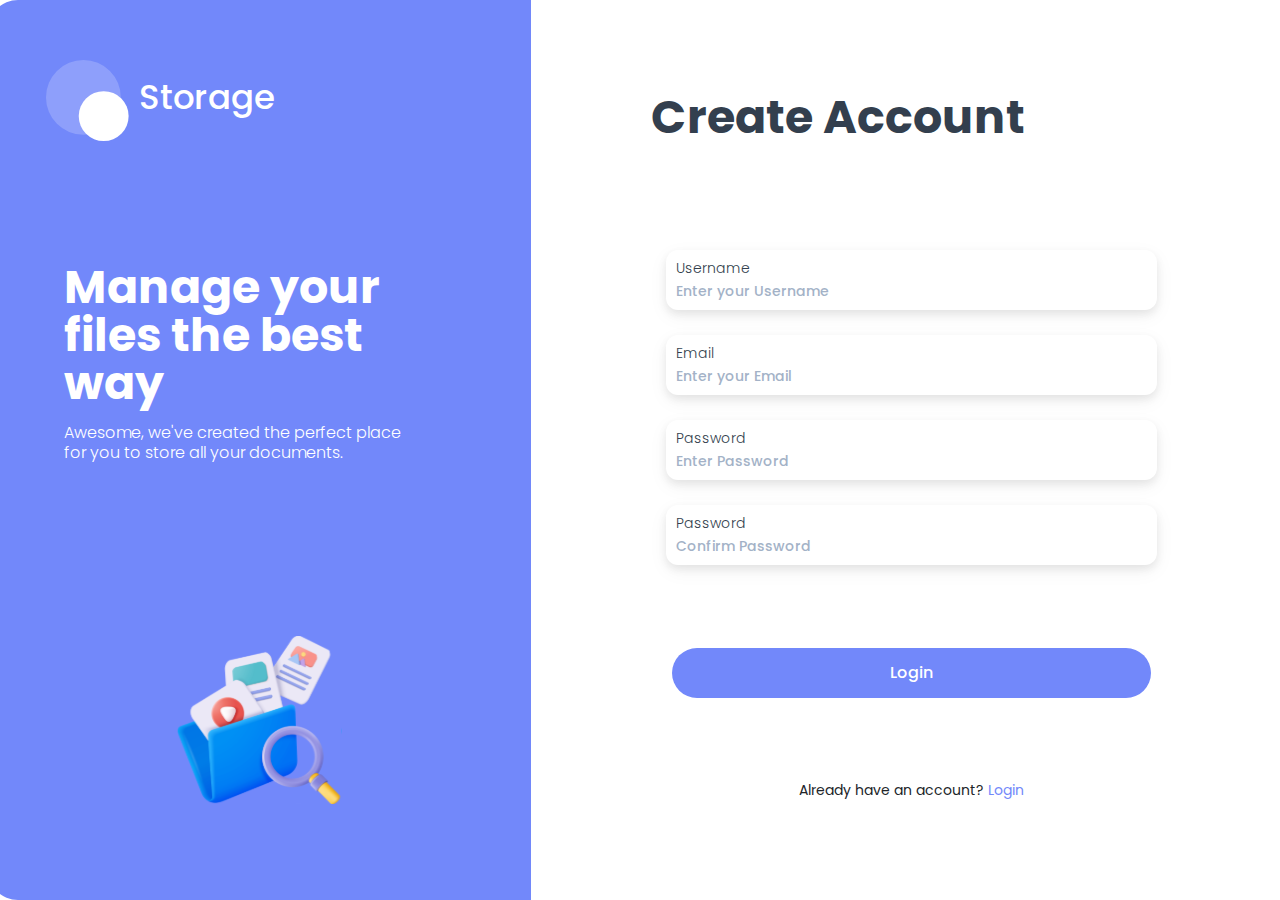
<file: index.html/createaccount_defult.html>
<!DOCTYPE html>
<html lang="fa">
<head>
  <meta charset="UTF-8">
  <meta name="viewport" content="width=device-width, initial-scale=1.0">
  <title>create account</title>
  <link href="https://cdn.jsdelivr.net/npm/bootstrap@5.3.0/dist/css/bootstrap.min.css"  rel="stylesheet">
  <link rel="stylesheet" href="../assets/styles/createaccount_defult.css">
</head>
<body> 
  <div class="container_fluid h-100">
    <div class="row h-100">
      <aside class="col-5 h-100 default_blue_bg d-flex"><!-- left_aside_blue -->
        <div class="row-1  logo_container d-flex">
          <img src="../assets/images/object_storage_Logo.svg" alt="logo">
          <h4 class="company_name_container">Storage</h4>
        </div>
        <div class="row slogan_container d-flex">
          <p class="slogan_title">Manage your files the best way</p>
          <p class="slogan_description">Awesome, we've created the perfect place for you to store all your documents.</p>
        </div>
        <div class="row-5 d-flex justify-content-center">
          <img src="../assets/images/Illustration.svg" alt="Illustration" width="70%">
        </div>
      </aside>
      <div class="col-7 h-100 information_container" style="justify-content:space-evenly;"><!-- right_aside_white -->      
        <div class="row page_function_signup"><!-- page_function_section -->
          <p class="default_dark">Create Account</p>
        </div>
        <div class="row inputs_container col-8"><!-- input_section -->
          <div class="d-flex flex-column input_container">
            <label for="username-label" name="username-label"class="lable_style">Username</label>
            <input id="username-label" class="input_style" placeholder="Enter your Username" type="text">
            <p></p>
          </div>
          <div class="d-flex flex-column input_container">
            <label for="email-label" name="email-label"class="lable_style">Email</label>
            <input id="email-label" class="input_style" placeholder="Enter your Email" type="email"> 
            <p></p> 
          </div>
          <div class="d-flex flex-column input_container ">
            <label for="password-label1" name="password-label1"class="lable_style">Password</label>
            <input id="password-label1" class="input_style" placeholder="Enter Password" type="password">
            <p></p>
          </div>
          <div class="d-flex flex-column input_container">
            <label for="password-label2" name="password-label2"class="lable_style">Password</label>
            <input id="password-label2" class="input_style" placeholder="Confirm Password" type="password">
            <p></p>
          </div>
        </div>
        <input  class="default_blue_bg login_btn" type="submit" value="Login"><!-- signup_btn -->
        <div class="row go_login"><!-- go_login -->
          <p>Already have an account?
            <span>
              <a href="" class="default_blue">Login</a>
            </span>
          </p>
        </div>
      </div>
    </div>
    </div>
  </div>
  <script src="https://cdn.jsdelivr.net/npm/bootstrap@5.3.0/dist/js/bootstrap.bundle.min.js"></script>
</body>
</html>
</file>
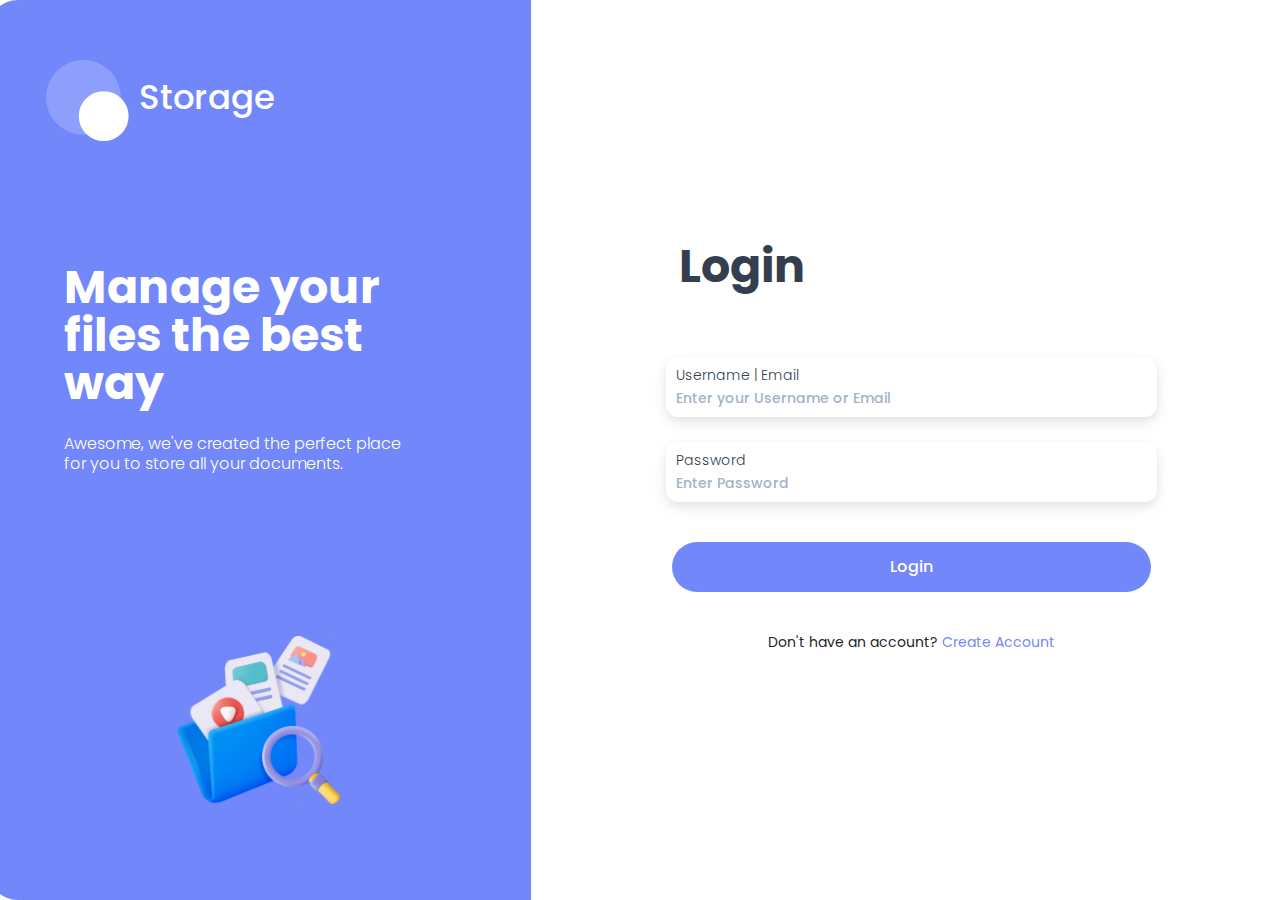
<file: index.html/login_default.html>
<!DOCTYPE html>
<html lang="fa">
<head>
  <meta charset="UTF-8">
  <meta name="viewport" content="width=device-width, initial-scale=1.0">
  <title>Login</title>
  <link href="https://cdn.jsdelivr.net/npm/bootstrap@5.3.0/dist/css/bootstrap.min.css"  rel="stylesheet">
  <link rel="stylesheet" href="../assets/styles/createaccount_defult.css">
</head>
<body>
  <div class="container_fluid h-100">
    <div class="row h-100">
      <aside class="col-5 h-100 default_blue_bg d-flex"><!-- left_aside_blue --> 
        <div class="row-1  logo_container d-flex">
          <img src="../assets/images/object_storage_Logo.svg" alt="logo">
          <h4 class="company_name_container">Storage</h4>
        </div>
        <div class="row slogan_container d-flex">
          <p class="slogan_title">Manage your files the best way</p>
          <p class="slogan_description">Awesome, we've created the perfect place for you to store all your documents.</p>
        </div>
        <div class="row-5 d-flex justify-content-center">
          <img src="../assets/images/Illustration.svg" alt="Illustration" width="70%">
        </div>
      </aside>
      <form class="col-7 h-100 information_container" style="gap: 40px;"><!-- right_aside_white -->   
        <div class="row page_function_login">
          <p class="default_dark">Login</p>
        </div>
        <div class="row inputs_container col-8"><!-- input_section -->
          <div class="d-flex flex-column input_container">
            <label for="username-label" name="username-label"class="lable_style">Username | Email</label>
            <input id="username-label" class="input_style" placeholder="Enter your Username or Email" type="text">
            <p></p>
          </div>
          <div class="d-flex flex-column input_container">
            <label for="password-label1" name="password-label1"class="lable_style">Password</label>
            <input id="password-label1" class="input_style" placeholder="Enter Password" type="password">
            <p></p>
          </div>
        </div>
        <input  class="default_blue_bg login_btn" type="submit" value="Login"><!-- login_btn -->
        <div class="row go_login"><!-- go_signup -->
          <p>Don't have an account?
            <span>
              <a href="" class="default_blue"> Create Account</a>
            </span>
          </p>
        </div>
      </form>
    </div>
  </div>
</div>
  </div>
  <script src="https://cdn.jsdelivr.net/npm/bootstrap@5.3.0/dist/js/bootstrap.bundle.min.js"></script>
</body>
</html>
</file>
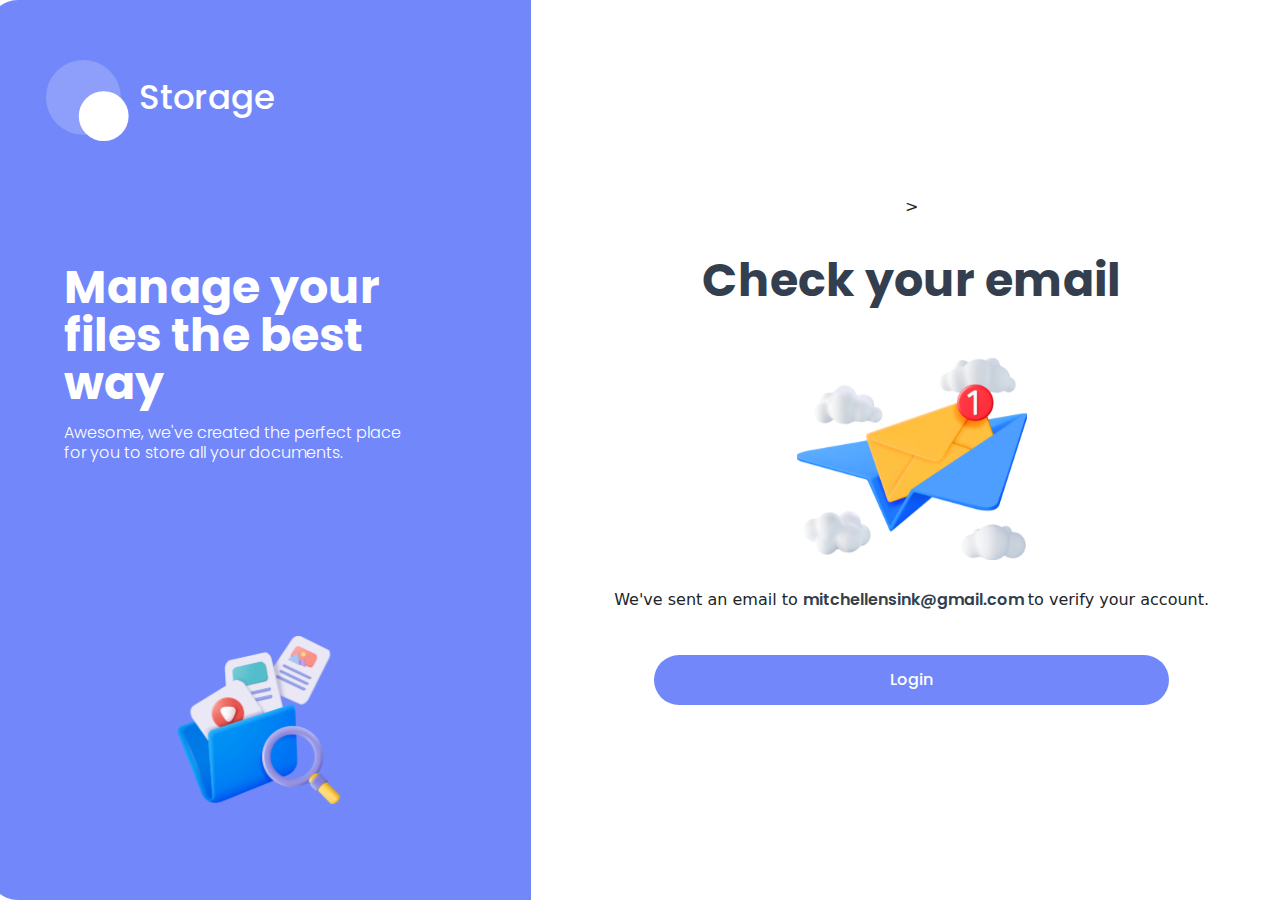
<file: index.html/verifyaccount_sent.html>
<!DOCTYPE html>
<html lang="fa">
<head>
  <meta charset="UTF-8">
  <meta name="viewport" content="width=device-width, initial-scale=1.0">
  <title>verify account</title>
  <link href="https://cdn.jsdelivr.net/npm/bootstrap@5.3.0/dist/css/bootstrap.min.css"  rel="stylesheet">
  <link rel="stylesheet" href="../assets/styles/createaccount_defult.css">
</head>
<body> 
  <div class="container_fluid h-100">  <!-- left_aside_blue -->
    <div class="row h-100">
      <aside class="col-5 h-100 default_blue_bg d-flex">
        <div class="row-1  logo_container d-flex">
          <img src="../assets/images/object_storage_Logo.svg" alt="logo">
          <h4 class="company_name_container">Storage</h4>
        </div>
        <div class="row slogan_container d-flex">
          <p class="slogan_title">Manage your files the best way</p>
          <p class="slogan_description">Awesome, we've created the perfect place for you to store all your documents.</p>
        </div>
        <div class="row-5 d-flex justify-content-center">
          <img src="../assets/images/Illustration.svg" alt="Illustration" width="70%">
        </div>
      </aside>
      <div class="col-7 h-100 verification_container"><!-- right_aside_white -->>
        <div class="row check_email">
          <p class="default_dark">Check your email</p><!-- page_function_section -->
        </div>
        <div><!-- image_section -->
            <img src="../assets/images/Email.svg" alt="">
        </div>       
        <div class="row"><!-- hint -->
            <p >We've sent an email to  
              <span class="bold default_dark">mitchellensink@gmail.com
              </span>to verify your account.
            </p>
        </div>
        <div class="row" style="width: 70%;">
          <button class="default_blue_bg signup_btn">
            Login
          </button>
        </div>        
      </div>
    </div>
    </div>
  </div>
  <script src="https://cdn.jsdelivr.net/npm/bootstrap@5.3.0/dist/js/bootstrap.bundle.min.js"></script>
</body>
</html>
</file>
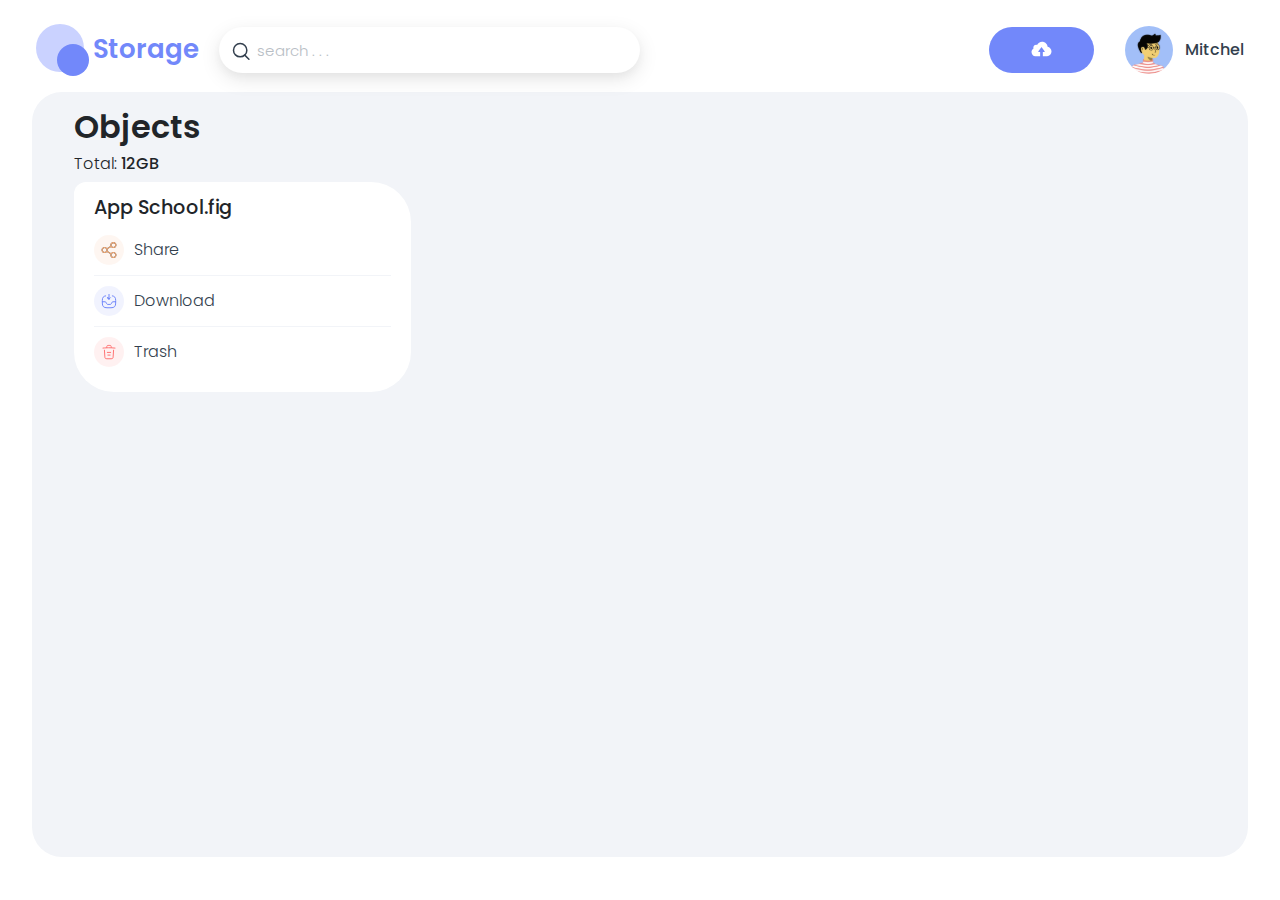
<file: index.html/viewlist.html>
<!DOCTYPE html>
<html lang="en">

<head>
  <meta charset="UTF-8" />
  <meta name="viewport" content="width=device-width, initial-scale=1.0" />
  <title>View List</title>
  <link href="https://cdn.jsdelivr.net/npm/bootstrap@5.3.0/dist/css/bootstrap.min.css" rel="stylesheet" />
  <link rel="stylesheet" href="../assets/styles/viewlist.css" />
</head>

<body>
  <header class="container-fluid d-flex">
    <div class="header_left_side mt-4 d-flex w-50">
      <div class="d-flex align-items-center">
        <img class="ps-4" src="../assets/images/blue_Logo.svg" alt="" />
        <h4 class="default_blue bold brand_name mb-0 ps-1">Storage</h4>
      </div>
      <form class="search_bar_container">
        <input type="text" class="search_input w-100" placeholder="search . . ." />
      </form>
    </div>
    <div class="header_right_side mt-4 d-flex w-50">
      <div class="upload_btn_container col-2">
        <button class="upload_btn default_blue_bg">
          <img class="pb-1" src="../assets/images/Upload_icon.svg" alt="" />
        </button>
      </div>
      <a href="" class="user_avatar_container pe-4">
        <img class="rounded-circle" src="../assets/images/profile_icon.svg" alt="" />
        <div class="user_avatar_name">Mitchel</div>
      </a>
    </div>
  </header>
  <main class="container-fluid total_object_container very_light mt-3 d-flex flex-column">
    <div class="data_information d-flex flex-column default mt-3">
      <h2 class="bold">Objects</h2>
      <h6 class="light">
        Total: <span class="medium">12</span><span class="medium">GB</span>
      </h6>
    </div>
    <div class="objects_container d-flex">
      <div class="d-flex flex-column col-3 justify-content-start" style="position: relative;">
        <div class="popup d-flex"><!--پاپ آپ برای دانلود و شیر -->
          <div class="popup-item">
            <h4 class="medium mb-3 mt-1" style="font-size: larger;">App School.fig</h4>
            <button class="share-container ">
              <div class="share-img">
                <img src="../assets/images/share.svg" alt="">
              </div>
              <p class="mb-0">Share</p>
            </button>
            <button class="download-container">
              <div class="download-img">
                <img src="../assets/images/Dowload.svg" alt="">
              </div>
              <p class="mb-0">Download</p>
            </button>
            <button class="trash-container">
              <div class="trash-img">
                <img src="../assets/images/Trash.svg" alt="">
              </div>
              <p class="mb-0">Trash</p>
            </button>
          </div>
        </div><!--هر آبجکت در صفحه اصلی-->
        <div class="whole_object_container d-flex">
          <div class="pic-data">
            <img src="../assets/images/sketch.svg" alt="" />
          </div>
          <div class="txt-data d-flex">
            <p class="file-name medium">
              Filename
              <span class="file-suffix">.sketch </span>
            </p>
            <div class="file-inf d-flex medium">
              <p>10 GB&nbsp;</p>
              -
              <p>&nbsp;10:11pm&nbsp;</p>
              ,
              <p>10 Oct</p>
            </div>
          </div>
          <button class="popup-btn">
            <img src="../assets/images/hambergur-popup.svg" alt="" />
          </button>
        </div>
        <div class="container mt-5"><!-- لیست مخاطبین بصورت مدال -->
          <button type="button" class="btn btn-primary" data-toggle="modal" data-target="#myModal">
            باز کردن مدال
          </button>
          <!-- ساختار مدال -->
          <div class="modal fade" id="myModal" tabindex="-1" role="dialog" aria-labelledby="myModalLabel"
            aria-hidden="true">
            <div class="modal-dialog" role="document">
              <div class="modal-content">
                <div class="modal-header top-sticky d-flex">
                  <button type="button" class="myModalClose d-flex" data-dismiss="modal" aria-label="back">
                    <img src="../assets/images/Arrow-left.svg" alt="">
                  </button>
                  <h5 class="modal-title" id="myModalLabel">Add People</h5>
                  <p></p>
                </div>
                <div class="modal-body">
                  <form class="search_bar_container w-100 mb-4 top-sticky">
                    <input type="text" class="search_input w-100" placeholder="search people" />
                  </form>
                  <form class="contents-container d-flex flex-column">
                    <div class="content-container d-flex">
                      <div></div>
                    </div>
                  </form>
                  <div class="form-check contents-container mb-1">
                    <div class="content-container d-flex">
                      <input class="form-check-input" type="checkbox" value="">
                      <label class="form-check-label d-flex" for="flexCheckDefault">
                        <img src="../assets/images/Geogre Michael.svg" alt="">
                        <div class="d-flex flex-column">
                          <p class="user-name mb-0 medium">
                            Geogre Michael
                          </p>
                          <p class="user-email mb-0 light default_light">
                            geogre@gmail.com
                          </p>
                        </div>
                      </label>
                    </div>
                  </div>
                  <div class="modal-footer bottom-sticky">
                    <div class="image-stack-container d-flex">
                      <img class="overlap-img" src="../assets/images/Geogre Michael.svg" alt="">
                      <img class="overlap-img" src="../assets/images/laura.svg" alt="">
                      <img class="overlap-img" src="../assets/images/stupid.svg" alt="">
                    </div>
                    <button type="submit" class="viewList-btn">Continue</button>
                  </div>
                </div>
              </div>
            </div>
          </div>
        </div>
        <div class="d-flex flex-column col-3 justify-content-evenly">
          <!-- <div class="whole_object_container"></div>
          <div class="whole_object_container"></div>
          <div class="whole_object_container"></div>
          <div class="whole_object_container"></div>
          <div class="whole_object_container"></div> -->
        </div>
        <div class="d-flex flex-column col-3 justify-content-evenly">
          <!-- <div class="whole_object_container"></div>
          <div class="whole_object_container"></div>
          <div class="whole_object_container"></div>
          <div class="whole_object_container"></div>
          <div class="whole_object_container"></div> -->
        </div>
        <div class="d-flex flex-column col-3 justify-content-evenly">
          <!-- <div class="whole_object_container"></div>
          <div class="whole_object_container"></div>
          <div class="whole_object_container"></div>
          <div class="whole_object_container"></div>
          <div class="whole_object_container"></div> -->
        </div>
      </div>
    </div>
  </main>
  <script src="https://code.jquery.com/jquery-3.5.1.slim.min.js"></script>
  <script src="https://cdn.jsdelivr.net/npm/@popperjs/core@2.9.2/dist/umd/popper.min.js"></script>
  <script src="https://stackpath.bootstrapcdn.com/bootstrap/4.5.2/js/bootstrap.min.js"></script>
  <script src="https://cdn.jsdelivr.net/npm/bootstrap@5.3.0/dist/js/bootstrap.bundle.min.js"></script>
</body>

</html>
</file>
<file: assets/styles/createaccount_defult.css>
/* fonts */
@font-face {
  font-family: "default-thin";
  src: url(../fonts/Poppins-Thin.ttf);}
@font-face {
  font-family: "default-extralight";
  src: url(../fonts/Poppins-ExtraLight.ttf);}
@font-face {
  font-family: "default-light";
  src: url(../fonts/Poppins-Light.ttf);}  
@font-face {
  font-family: "default-regular";
  src: url(../fonts//Poppins-Regular.ttf);}
@font-face {
  font-family: "default-medium";
  src: url(../fonts/Poppins-Medium.ttf);}
@font-face {
  font-family: "default-bold";
  src: url(../fonts/Poppins-Bold.ttf);}
@font-face {
  font-family: "default-semibold";
  src: url(../fonts/Poppins-SemiBold.ttf);}
@font-face {
  font-family: "default-extrabold";
  src: url(../fonts/Poppins-ExtraBold.ttf);}
/* fonts */

/* custom settings */
body,html{
  height: 100%;
}
* {
  margin: 0;
  padding: 0;
  box-sizing: border-box;
  outline: none;
}
a {
  text-decoration: none;
}
li,
ol,
ul {
  margin: 0;
  padding: 0;
  list-style: none;
}
.default_blue_bg{
  background-color: #7288FA;
}
.default_blue{
  color: #7288FA;
}
.default_dark{
  color: #333f4e;
}
.default_white_bg{
  background-color: white;
}
.default_white{
  color: white;
}
.default_light
{
  color:#A3B2C7;
}
.bold{
  font-family: default-semibold;
}
/* custom settings */
.company_name_container{
  display: flex;
  align-items: center;
  justify-content: center;
  margin-left: 10px;
  font-size: 34px;
  font-family: default-medium;
  color: white;
}
.slogan_title{
  font-size: 46px;
  font-family: default-bold;
  color: white;
  line-height: 48px;
}
.slogan_description{
  font-size: 16px;
  color: white;
  font-family: default-light;
  line-height: 20px;
  width:90%;
}
.slogan_container{
  width: 80%;
  gap: 5%;
}
.logo_container{
  position:relative;
  left: -19%;
}
aside{
  align-items: center;
  justify-content: space-around;
  display: flex;
  flex-direction: column;
  border-radius: 30px 0px 0px 30px;
}
.input_style::placeholder{
  font-size: 14px;
  font-family: default-medium;
  color:#A3B2C7;
}
.input_style{
  border: none;
}
.lable_style{
  font-size: 14px;
  font-family: default-light;
  color: #333f4e;
}
.input_container{
  padding-right: 10px;
  padding-left: 10px;
  padding-top: 8px;
  padding-bottom: 8px;
  background-color: white;
  border-radius: 12px;
  box-shadow: 0 4px 8px 0 rgba(0, 0, 0, 0.08), 0 6px 20px 0 rgba(0, 0, 0, 0.05);
  height:60px;
}
.page_function_signup{
  position:relative;
  left: -23%;
  font-size: 46px;
  font-family: default-bold;
}
.inputs_container {
  gap: 25px;
}
.information_container{
  display: flex;
  flex-direction: column;
  align-items: center;
  justify-content: center;
}
.signup_btn{
  border: none;
  border-radius:41px;
  display: flex;
  justify-content: center;
  align-items: center;
  height: 50px;
  font-family: default-medium;
  color: white;
}
div.go_login{
  font-family: default-regular;
  font-size: 14px;
}
.page_function_signup{
  position:relative;
  left: -10%;
}
.input_problem{
  padding-top: 8px;
  padding-bottom: 8px;
  background-color: white;
  border-radius: 12px;
  box-shadow: 0 4px 8px 0 rgba(0, 0, 0, 0.08), 0 6px 20px 0 rgba(0, 0, 0, 0.05);
  height:60px;
  border: 0.5px solid rgba(252, 86, 86, 0.767); 
}
.inputs_container > div > p{
  font-size: 13px;
  font-family: default-light;
  color: rgba(252, 86, 86, 0.959);
  padding-top: 8px;
  padding-bottom: 8px;
}
/* verification_page */
.verification_container{
  display: flex;
  flex-direction: column;
  align-items: center;
  justify-content: center;
  gap: 27px;
}
.check_email{
  font-size: 46px;
  font-family: default-bold;
}
.verification_container > div :nth-child(3){
  font-family: default-regular;
}
/* verification_page */ 
/* login_page */ 
.login_btn{
  border: none;
  border-radius:41px;
  display: flex;
  justify-content: center;
  align-items: center;
  height: 50px;
  font-family: default-medium;
  color: white;
  width: 65%;
}
.page_function_login{
  position:relative;
  left: -23%;
  font-size: 46px;
  font-family: default-bold;
}
/* login_page */
</file>
<file: assets/styles/viewlist.css>
/* fonts */
@font-face {
  font-family: "default-thin";
  src: url(../fonts/Poppins-Thin.ttf);
}
@font-face {
  font-family: "default-extralight";
  src: url(../fonts/Poppins-ExtraLight.ttf);
}
@font-face {
  font-family: "default-light";
  src: url(../fonts/Poppins-Light.ttf);
}
@font-face {
  font-family: "default-regular";
  src: url(../fonts//Poppins-Regular.ttf);
}
@font-face {
  font-family: "default-medium";
  src: url(../fonts/Poppins-Medium.ttf);
}
@font-face {
  font-family: "default-bold";
  src: url(../fonts/Poppins-Bold.ttf);
}
@font-face {
  font-family: "default-semibold";
  src: url(../fonts/Poppins-SemiBold.ttf);
}
@font-face {
  font-family: "default-extrabold";
  src: url(../fonts/Poppins-ExtraBold.ttf);
}
/* fonts */

/* custom settings */
body,
html {
  height: 100%;
}
* {
  margin: 0;
  padding: 0;
  box-sizing: border-box;
  outline: none;
}
a {
  text-decoration: none;
}
button{
  border: none;
  background-color: inherit;
}
li,
ol,
ul {
  margin: 0;
  padding: 0;
  list-style: none;
}
.default_blue_bg {
  background-color: #7288fa;
}
.default_blue {
  color: #7288fa;
}
.default_dark {
  color: #333f4e;
}
.default_white_bg {
  background-color: white;
}
.default_white {
  color: white;
}
.default_light {
  color: #a3b2c7;
}
.very_light {
  background-color: #f2f4f8;
}
.bold {
  font-family: default-semibold;
}
.medium {
  font-family: default-medium;
}
.light {
  font-family: default-light;
}
/* miew */
.brand_name {
  font-size: 26px;
}
.search_input {
  background-image: url(../images/Search_icon.svg);
  background-repeat: no-repeat;
  background-position: 13px 14.5px;
  background-color: white;
  border-radius: 30px;
  box-shadow: 0 4px 8px 0 rgba(0, 0, 0, 0.03), 0 6px 20px 0 rgba(0, 0, 0, 0.1);
  height: 46px;
  border: none;
  width: 80%;
  padding-inline-start: 38px;
}
.header_left_side {
  align-items: center;
  justify-content: space-between;
  gap: 20px;
}
.search_bar_container {
  width: 70%;
}
.search_input::placeholder {
  font-family: default-light;
  font-size: 15px;
  color: rgb(184, 190, 197)
}
.upload_btn {
  border-radius: 40px;
  width: 100%;
  height: 46px;
  border: none;
}
.header_right_side {
  justify-content: flex-end;
  align-items: center;
  gap: 5%;
}
.user_avatar_container {
  display: flex;
  justify-content: center;
  align-items: center;
}
.user_avatar_name {
  font-family: default-medium;
  margin-left: 12px;
  color: #333f4e;
}
.total_object_container {
  width: 95%;
  height: 85%;
  border-radius: 30px;
}
.objects_container {
  height: 80%;
  width: 95%;
  align-self: center;
  margin-bottom: 1.5%;
}
.data_information {
  width: 95%;
  align-self: center;
}
.whole_object_container {
  border-radius: 12px;
  background-color: white;
  width: 95%;
  height: 15%;
  align-items: center;
  justify-content: space-between;
}
.pic-data {
  background-color: aliceblue;
  width: 50px;
  height: 50px;
  display: flex;
  justify-content: center;
  align-items: center;
  border-radius: 100px;
  margin-left: 5%;
}
p.file-name {
  font-size: 14px;
  color: #333f4e;
  margin-bottom: 0;
}
.file-inf {
  color: #a3b2c7;
  font-size: 13px;
  margin-bottom: 0;
}
.txt-data {
  justify-content: space-between;
  align-items: flex-start;
  flex-direction: column;
  height: 70%;
  align-self: center;
  justify-self: center;
}
.file-inf > p {
  margin-bottom: 0px;
}
.popup-btn {
  border: none;
  background-color: inherit;
  margin-right: 5%;
}
.modal-title{
  font-family: default-bold;
  font-size: 20px;
  padding-right: 30px;
}
.myModalClose{
  width: 40px;
  height: 40px;
  border-radius: 100px;
  border: none;
  align-items: center;
  justify-content: center;
  background-color: inherit;
  box-shadow: 0 4px 8px 0 rgba(0, 0, 0, 0.03), 0 6px 20px 0 rgba(0, 0, 0, 0.1);
}
.modal-header{
  justify-content : space-between;
  border: none;
  position: sticky;
}
.modal-content{
  box-shadow: rgba(17, 17, 26, 0.1) 0px 4px 16px 0px inset, rgba(17, 17, 26, 0.05) 0px 8px 32px 0px;
}
.modal-footer{
  border: none;
  background-color: white;
}
.content-container{
  justify-content: start;
  align-items: center;
  gap: 12px;
  margin-bottom: 20px;
}
.form-check-input{
  width: 20px;
  height: 20px;
  color: #7288fa;
  border: rgb(184, 190, 197) 1px solid;
}
.form-check-input:checked{
  background-color: #7288fa;
  border: none;
}
.form-check-label{
  gap: 12px;
}
.image-stack-container {
  position: relative;
  width: 66%;
  height: 46px; 
  justify-content: space-between;
}
.overlap-img {
  position: absolute;
  border-radius: 50%;
  object-fit: cover;
}
.overlap-img:nth-child(1) {
  left: 0;
  z-index: 3;
}
.overlap-img:nth-child(2) {
  left: 7%;
  z-index: 2;
}
.overlap-img:nth-child(3) {
  left: 14%;
  z-index: 1;
}
.bottom-sticky {
  position: -webkit-sticky; /* Safari */
  position: sticky;
  bottom: 0;
}
.top-sticky{
  position: -webkit-sticky; /* Safari */
  position: sticky;
  top: 0;
}
.viewList-btn{
  border: none;
  background-color: #7288fa;
  width: 30%;
  height: 46px;
  border-radius: 30px;
  color: white;
  font-family: default-medium;
}
.popup{
  width: 337px;
  height: 210px;
  background-color: white;
  border-radius: 40px;
  justify-content: center;
  align-items: center;
  position: absolute;
}
.popup .popup-item{
  width: 88%;
  height: 90%;
}
.share-img{
  background-color: rgba(249, 171, 114, 0.1);
  border-radius: 100px;
  width: 30px;
  height: 30px;
  display: flex;
  align-items: center;
  justify-content: center;
}
.trash-img{
  background-color: rgba(255, 116, 116, 0.1);
  width: 30px;
  height: 30px;
  border-radius: 100px;
  display: flex;
  align-items: center;
  justify-content: center;
}
.download-img{
  background-color: rgba(114, 137, 250, 0.1);
  width: 30px;
  height: 30px;
  border-radius: 100px;
  display: flex;
  align-items: center;
  justify-content: center;
}
.trash-container{
  font-family: default-light;
  display: flex;
  gap: 10px;
  align-items: center;
  color: rgba(51, 63, 78, 1);
  margin-bottom: 10px;
  padding-bottom: 10px;
  width: 100%;
}
.download-container{
  font-family: default-light;
  display: flex;
  gap: 10px;
  align-items: center;
  color: rgba(51, 63, 78, 1);
  border-bottom:#f2f4f8 solid 1px;
  margin-bottom: 10px;
  padding-bottom: 10px;
  width: 100%;
}
.share-container{
  font-family: default-light;
  display: flex;
  gap: 10px;
  align-items: center;
  color: rgba(51, 63, 78, 1);
  border-bottom:#f2f4f8 solid 1px;
  margin-bottom: 10px;
  padding-bottom: 10px;
  width: 100%;
}
</file>
